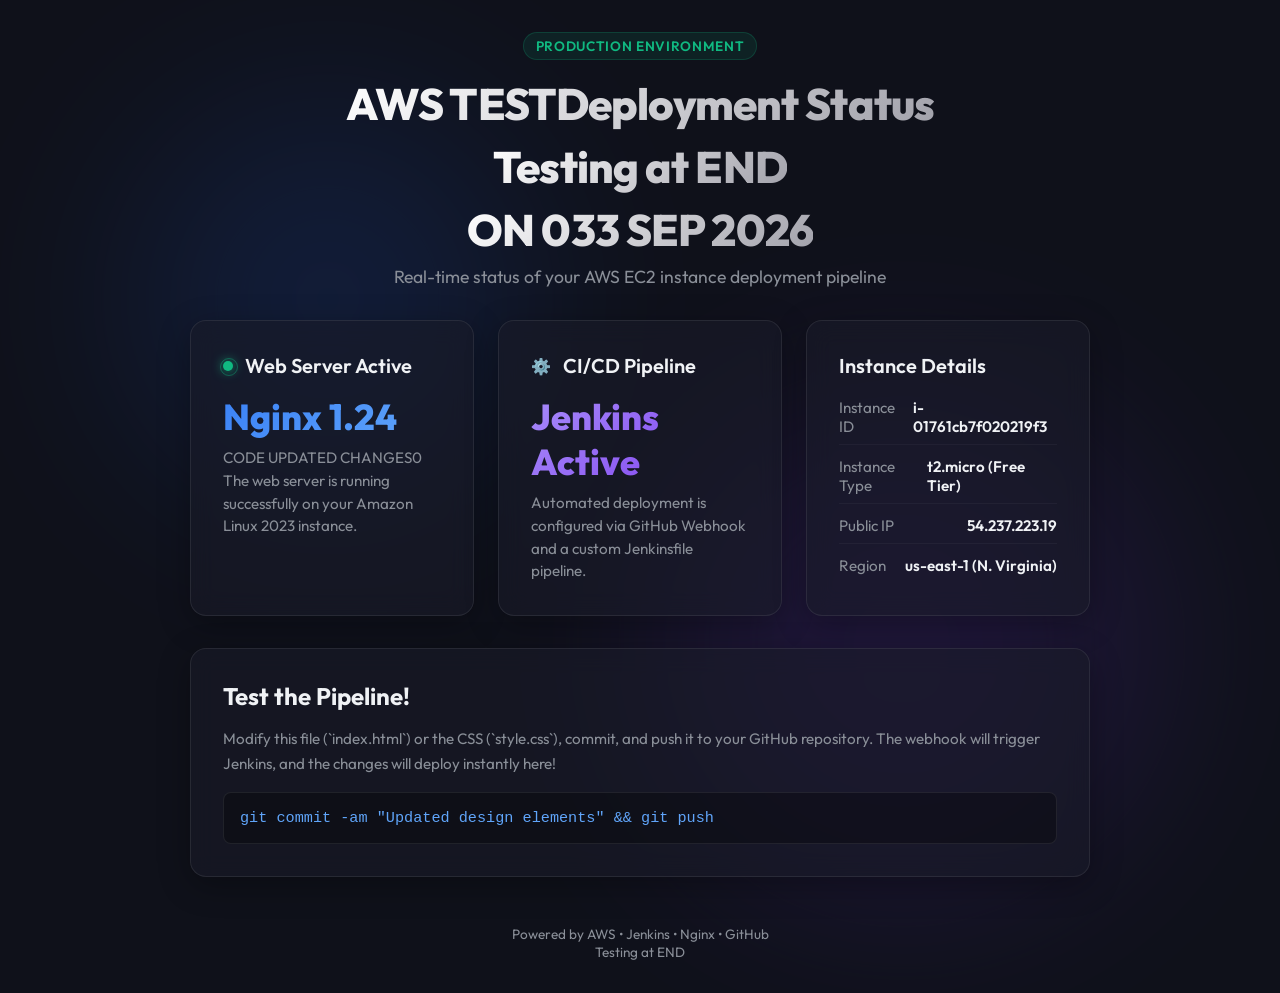
<file: index.html>
<!DOCTYPE html>
<html lang="en">

<head>
    <meta charset="UTF-8">
    <meta name="viewport" content="width=device-width, initial-scale=1.0">
    <title>AWS CI/CD Deployment Dashboard</title>
    <link rel="preconnect" href="https://fonts.googleapis.com">
    <link rel="preconnect" href="https://fonts.gstatic.com" crossorigin>
    <link href="https://fonts.googleapis.com/css2?family=Outfit:wght@300;400;600;800&display=swap" rel="stylesheet">
    <link rel="stylesheet" href="style.css">
</head>

<body>
    <div class="background-orbs">
        <div class="orb orb-1"></div>
        <div class="orb orb-2"></div>
    </div>

    <div class="container">
        <header>
            <div class="badge">Production Environment</div>
            <h1>AWS TESTDeployment Status</h1>
            <h1>Testing at END</h1>
            <h1>ON 033 SEP 2026</h1>
            <p class="subtitle">Real-time status of your AWS EC2 instance deployment pipeline</p>
        </header>

        <main class="grid">
            <!-- Status Card -->
            <section class="card status-card">
                <div class="card-header">
                    <div class="status-indicator active"></div>
                    <h2>Web Server Active</h2>
                </div>
                <div class="stat-value">Nginx 1.24</div>
                <p>CODE UPDATED CHANGES0</p>
                <p>The web server is running successfully on your Amazon Linux 2023 instance.</p>
            </section>

            <!-- Pipeline Card -->
            <section class="card pipeline-card">
                <div class="card-header">
                    <span class="icon">⚙️</span>
                    <h2>CI/CD Pipeline</h2>
                </div>
                <div class="stat-value">Jenkins Active</div>
                <p>Automated deployment is configured via GitHub Webhook and a custom Jenkinsfile pipeline.</p>
            </section>

            <!-- Server Details -->
            <section class="card details-card">
                <h2>Instance Details</h2>
                <ul class="details-list">
                    <li><span>Instance ID</span> <strong>i-01761cb7f020219f3</strong></li>
                    <li><span>Instance Type</span> <strong>t2.micro (Free Tier)</strong></li>
                    <li><span>Public IP</span> <strong>54.237.223.19</strong></li>
                    <li><span>Region</span> <strong>us-east-1 (N. Virginia)</strong></li>
                </ul>
            </section>
        </main>

        <section class="interactive-area card">
            <h2>Test the Pipeline!</h2>
            <p>Modify this file (`index.html`) or the CSS (`style.css`), commit, and push it to your GitHub repository.
                The webhook will trigger Jenkins, and the changes will deploy instantly here!</p>
            <div class="action-box">
                <code class="cmd">git commit -am "Updated design elements" && git push</code>
            </div>
        </section>

        <footer>
            <p>Powered by AWS • Jenkins • Nginx • GitHub</p>
            <p>Testing at END</p>
        </footer>
    </div>
</body>

</html>
</file>
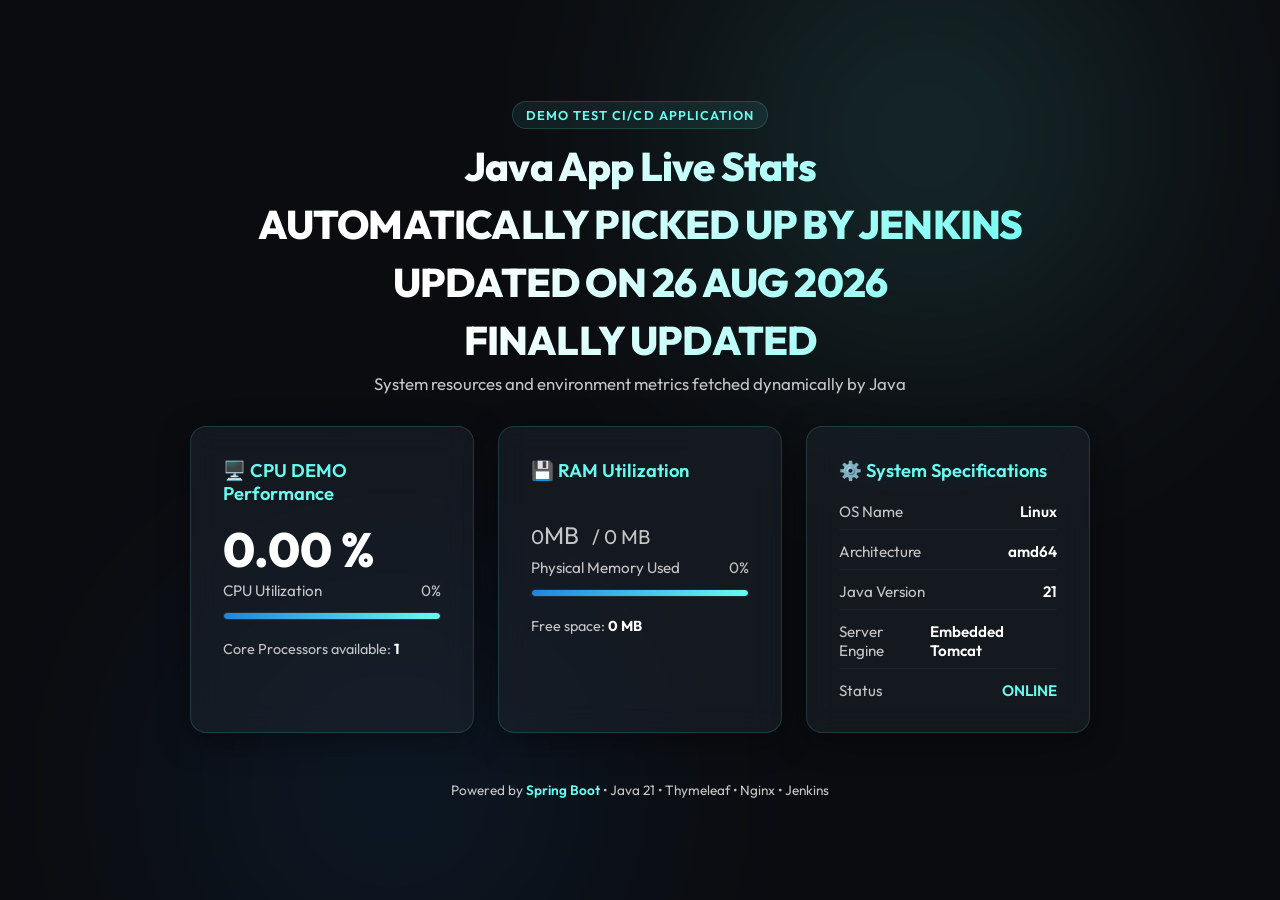
<file: java-app/src/main/resources/templates/index.html>
<!DOCTYPE html>
<html xmlns:th="http://www.thymeleaf.org" lang="en">

<head>
    <meta charset="UTF-8">
    <meta name="viewport" content="width=device-width, initial-scale=1.0">
    <title>Java Spring Boot Server Dashboard</title>
    <link rel="preconnect" href="https://fonts.googleapis.com">
    <link rel="preconnect" href="https://fonts.gstatic.com" crossorigin>
    <link href="https://fonts.googleapis.com/css2?family=Outfit:wght@300;400;600;800&display=swap" rel="stylesheet">
    <style>
        :root {
            --bg-color: #0b0c10;
            --card-bg: rgba(31, 40, 51, 0.45);
            --border-color: rgba(102, 252, 241, 0.15);
            --text-primary: #ffffff;
            --text-secondary: #c5c6c7;
            --accent-cyan: #66fcf1;
            --accent-blue: #45f3ff;
            --accent-alert: #ff4757;
            --shadow: 0 8px 32px 0 rgba(0, 0, 0, 0.4);
        }

        * {
            box-sizing: border-box;
            margin: 0;
            padding: 0;
        }

        body {
            background-color: var(--bg-color);
            color: var(--text-primary);
            font-family: 'Outfit', sans-serif;
            min-height: 100vh;
            display: flex;
            justify-content: center;
            align-items: center;
            padding: 2rem 1rem;
            position: relative;
            overflow-x: hidden;
        }

        /* Ambient Orbs */
        .background-glow {
            position: absolute;
            width: 100%;
            height: 100%;
            top: 0;
            left: 0;
            z-index: -1;
            overflow: hidden;
        }

        .glow-orb {
            position: absolute;
            border-radius: 50%;
            filter: blur(130px);
            opacity: 0.12;
        }

        .orb-cyan {
            width: 450px;
            height: 450px;
            background: var(--accent-cyan);
            top: -10%;
            right: 10%;
        }

        .orb-blue {
            width: 400px;
            height: 400px;
            background: #1f85de;
            bottom: -10%;
            left: 15%;
        }

        .container {
            width: 100%;
            max-width: 900px;
            display: flex;
            flex-direction: column;
            gap: 2rem;
            z-index: 1;
        }

        header {
            text-align: center;
        }

        .badge {
            display: inline-block;
            background: rgba(102, 252, 241, 0.08);
            border: 1px solid var(--border-color);
            color: var(--accent-cyan);
            padding: 0.3rem 0.8rem;
            border-radius: 100px;
            font-size: 0.8rem;
            font-weight: 600;
            text-transform: uppercase;
            letter-spacing: 0.08em;
            margin-bottom: 0.75rem;
        }

        h1 {
            font-size: 2.5rem;
            font-weight: 800;
            letter-spacing: -0.02em;
            background: linear-gradient(135deg, #ffffff 30%, var(--accent-cyan) 100%);
            -webkit-background-clip: text;
            -webkit-text-fill-color: transparent;
            margin-bottom: 0.5rem;
        }

        .subtitle {
            color: var(--text-secondary);
            font-size: 1.05rem;
        }

        /* Dashboard Grid */
        .grid {
            display: grid;
            grid-template-columns: repeat(auto-fit, minmax(280px, 1fr));
            gap: 1.5rem;
        }

        .card {
            background: var(--card-bg);
            border: 1px solid var(--border-color);
            border-radius: 16px;
            padding: 2rem;
            backdrop-filter: blur(15px);
            -webkit-backdrop-filter: blur(15px);
            box-shadow: var(--shadow);
            transition: transform 0.3s ease, border-color 0.3s ease;
        }

        .card:hover {
            transform: translateY(-4px);
            border-color: rgba(102, 252, 241, 0.4);
        }

        .card-title {
            font-size: 1.15rem;
            font-weight: 600;
            color: var(--accent-cyan);
            margin-bottom: 1.25rem;
            display: flex;
            align-items: center;
            gap: 0.5rem;
        }

        /* Metric Gauge */
        .metric {
            display: flex;
            flex-direction: column;
            gap: 0.75rem;
            margin-bottom: 1.25rem;
        }

        .metric-label {
            display: flex;
            justify-content: space-between;
            font-size: 0.95rem;
            color: var(--text-secondary);
        }

        .progress-bar-container {
            width: 100%;
            height: 8px;
            background: rgba(255, 255, 255, 0.05);
            border-radius: 10px;
            overflow: hidden;
            border: 1px solid rgba(255, 255, 255, 0.02);
        }

        .progress-bar {
            height: 100%;
            border-radius: 10px;
            background: linear-gradient(90deg, #1f85de, var(--accent-cyan));
            transition: width 1s cubic-bezier(0.4, 0, 0.2, 1);
        }

        .progress-bar.warning {
            background: linear-gradient(90deg, #f9ca24, var(--accent-alert));
        }

        .big-stat {
            font-size: 3rem;
            font-weight: 800;
            line-height: 1;
            margin-bottom: 0.5rem;
            color: #ffffff;
        }

        .big-stat span {
            font-size: 1.25rem;
            font-weight: 400;
            color: var(--text-secondary);
        }

        /* Specs list */
        .specs-list {
            list-style: none;
            display: flex;
            flex-direction: column;
            gap: 0.75rem;
        }

        .specs-list li {
            display: flex;
            justify-content: space-between;
            font-size: 0.95rem;
            padding-bottom: 0.5rem;
            border-bottom: 1px solid rgba(255, 255, 255, 0.04);
        }

        .specs-list li:last-child {
            border-bottom: none;
            padding-bottom: 0;
        }

        .specs-list span {
            color: var(--text-secondary);
        }

        .specs-list strong {
            color: var(--text-primary);
            font-weight: 600;
        }

        footer {
            text-align: center;
            color: var(--text-secondary);
            font-size: 0.85rem;
            margin-top: 1rem;
        }

        .footer-logo {
            color: var(--accent-cyan);
            font-weight: 600;
        }
    </style>
</head>

<body>
    <div class="background-glow">
        <div class="glow-orb orb-cyan"></div>
        <div class="glow-orb orb-blue"></div>
    </div>

    <div class="container">
        <header>
            <div class="badge">DEMO TEST CI/CD Application</div>
            <h1>Java App Live Stats</h1>
            <h1>AUTOMATICALLY PICKED UP BY JENKINS</h1>
            <h1>UPDATED ON 26 AUG 2026</h1>
            <h1>FINALLY UPDATED</h1>
            <p class="subtitle">System resources and environment metrics fetched dynamically by Java</p>
        </header>

        <main class="grid">
            <!-- CPU metrics -->
            <section class="card">
                <h2 class="card-title">🖥️ CPU DEMO Performance</h2>
                <div class="big-stat" th:text="${cpuLoad} + ' %'">0.00 %</div>
                <div class="metric">
                    <div class="metric-label">
                        <span>CPU Utilization</span>
                        <span th:text="${cpuLoad} + '%'">0%</span>
                    </div>
                    <div class="progress-bar-container">
                        <div class="progress-bar" th:style="'width: ' + ${cpuLoad} + '%'"></div>
                    </div>
                </div>
                <p style="color: var(--text-secondary); font-size: 0.9rem;">
                    Core Processors available: <strong th:text="${availableProcessors}" style="color: white;">1</strong>
                </p>
            </section>

            <!-- Memory Metrics -->
            <section class="card">
                <h2 class="card-title">💾 RAM Utilization</h2>
                <div class="big-stat">
                    <span th:text="${usedMemory}">0</span><span style="font-size: 1.5rem; margin-right: 4px;">MB</span>
                    <span th:text="'/ ' + ${totalMemory} + ' MB'">/ 0 MB</span>
                </div>
                <div class="metric">
                    <div class="metric-label">
                        <span>Physical Memory Used</span>
                        <span th:text="${(usedMemory * 100) / totalMemory} + '%'">0%</span>
                    </div>
                    <div class="progress-bar-container">
                        <div class="progress-bar" th:style="'width: ' + ${(usedMemory * 100) / totalMemory} + '%'">
                        </div>
                    </div>
                </div>
                <p style="color: var(--text-secondary); font-size: 0.9rem;">
                    Free space: <strong th:text="${freeMemory} + ' MB'" style="color: white;">0 MB</strong>
                </p>
            </section>

            <!-- System Info -->
            <section class="card">
                <h2 class="card-title">⚙️ System Specifications</h2>
                <ul class="specs-list">
                    <li><span>OS Name</span> <strong th:text="${osName}">Linux</strong></li>
                    <li><span>Architecture</span> <strong th:text="${osArch}">amd64</strong></li>
                    <li><span>Java Version</span> <strong th:text="${javaVersion}">21</strong></li>
                    <li><span>Server Engine</span> <strong>Embedded Tomcat</strong></li>
                    <li><span>Status</span> <strong style="color: var(--accent-cyan);">ONLINE</strong></li>
                </ul>
            </section>
        </main>

        <footer>
            <p>Powered by <span class="footer-logo">Spring Boot</span> • Java 21 • Thymeleaf • Nginx • Jenkins</p>
        </footer>
    </div>
</body>

</html>
</file>
<file: style.css>
:root {
    --bg-color: #0f111a;
    --card-bg: rgba(25, 28, 41, 0.6);
    --border-color: rgba(255, 255, 255, 0.08);
    --text-primary: #f0f2f5;
    --text-secondary: #8a8f98;
    --accent-blue: #3b82f6;
    --accent-green: #10b981;
    --gradient-1: #2563eb;
    --gradient-2: #7c3aed;
    --shadow: 0 8px 32px 0 rgba(0, 0, 0, 0.3);
}

* {
    box-sizing: border-box;
    margin: 0;
    padding: 0;
}

body {
    background-color: var(--bg-color);
    color: var(--text-primary);
    font-family: 'Outfit', sans-serif;
    min-height: 100vh;
    display: flex;
    justify-content: center;
    align-items: center;
    position: relative;
    overflow-x: hidden;
    padding: 2rem 1rem;
}

/* Background Gradients Orbs */
.background-orbs {
    position: absolute;
    top: 0;
    left: 0;
    width: 100%;
    height: 100%;
    z-index: -1;
    overflow: hidden;
}

.orb {
    position: absolute;
    border-radius: 50%;
    filter: blur(100px);
    opacity: 0.15;
}

.orb-1 {
    width: 400px;
    height: 400px;
    background: var(--gradient-1);
    top: 10%;
    left: 10%;
    animation: float 20s infinite alternate;
}

.orb-2 {
    width: 500px;
    height: 500px;
    background: var(--gradient-2);
    bottom: 10%;
    right: 10%;
    animation: float 25s infinite alternate-reverse;
}

@keyframes float {
    0% { transform: translateY(0) scale(1); }
    100% { transform: translateY(50px) scale(1.1); }
}

.container {
    width: 100%;
    max-width: 900px;
    display: flex;
    flex-direction: column;
    gap: 2rem;
}

header {
    text-align: center;
    display: flex;
    flex-direction: column;
    align-items: center;
    gap: 0.5rem;
}

.badge {
    background: rgba(16, 185, 129, 0.1);
    border: 1px solid rgba(16, 185, 129, 0.2);
    color: var(--accent-green);
    padding: 0.25rem 0.75rem;
    border-radius: 100px;
    font-size: 0.85rem;
    font-weight: 600;
    text-transform: uppercase;
    letter-spacing: 0.05em;
    margin-bottom: 0.5rem;
}

h1 {
    font-size: 2.75rem;
    font-weight: 800;
    letter-spacing: -0.02em;
    background: linear-gradient(135deg, #ffffff 0%, #a1a1aa 100%);
    -webkit-background-clip: text;
    -webkit-text-fill-color: transparent;
}

.subtitle {
    color: var(--text-secondary);
    font-size: 1.1rem;
    max-width: 600px;
}

/* Grid & Cards */
.grid {
    display: grid;
    grid-template-columns: repeat(auto-fit, minmax(280px, 1fr));
    gap: 1.5rem;
}

.card {
    background: var(--card-bg);
    border: 1px solid var(--border-color);
    border-radius: 16px;
    padding: 2rem;
    backdrop-filter: blur(12px);
    -webkit-backdrop-filter: blur(12px);
    box-shadow: var(--shadow);
    transition: transform 0.3s ease, border-color 0.3s ease;
}

.card:hover {
    transform: translateY(-4px);
    border-color: rgba(255, 255, 255, 0.15);
}

.card-header {
    display: flex;
    align-items: center;
    gap: 0.75rem;
    margin-bottom: 1rem;
}

.card-header h2 {
    font-size: 1.25rem;
    font-weight: 600;
}

.status-indicator {
    width: 10px;
    height: 10px;
    border-radius: 50%;
    position: relative;
}

.status-indicator.active {
    background-color: var(--accent-green);
    box-shadow: 0 0 12px var(--accent-green);
}

.status-indicator.active::after {
    content: '';
    position: absolute;
    top: -3px;
    left: -3px;
    width: 16px;
    height: 16px;
    border-radius: 50%;
    border: 1px solid var(--accent-green);
    opacity: 0.4;
    animation: pulse 2s infinite;
}

@keyframes pulse {
    0% { transform: scale(1); opacity: 0.4; }
    100% { transform: scale(1.5); opacity: 0; }
}

.stat-value {
    font-size: 2.25rem;
    font-weight: 800;
    margin-bottom: 0.5rem;
    background: linear-gradient(135deg, var(--accent-blue) 0%, #60a5fa 100%);
    -webkit-background-clip: text;
    -webkit-text-fill-color: transparent;
}

.pipeline-card .stat-value {
    background: linear-gradient(135deg, #a78bfa 0%, var(--gradient-2) 100%);
    -webkit-background-clip: text;
    -webkit-text-fill-color: transparent;
}

.card p {
    color: var(--text-secondary);
    font-size: 0.95rem;
    line-height: 1.5;
}

/* Details list */
.details-card h2 {
    font-size: 1.25rem;
    font-weight: 600;
    margin-bottom: 1.25rem;
}

.details-list {
    list-style: none;
    display: flex;
    flex-direction: column;
    gap: 0.75rem;
}

.details-list li {
    display: flex;
    justify-content: space-between;
    font-size: 0.95rem;
    padding-bottom: 0.5rem;
    border-bottom: 1px solid rgba(255, 255, 255, 0.04);
}

.details-list li:last-child {
    border-bottom: none;
    padding-bottom: 0;
}

.details-list span {
    color: var(--text-secondary);
}

.details-list strong {
    color: var(--text-primary);
    font-weight: 600;
}

/* Interactive section */
.interactive-area {
    display: flex;
    flex-direction: column;
    gap: 1rem;
}

.interactive-area h2 {
    font-size: 1.5rem;
    font-weight: 700;
}

.interactive-area p {
    color: var(--text-secondary);
    line-height: 1.6;
}

.action-box {
    background: rgba(0, 0, 0, 0.3);
    border: 1px solid var(--border-color);
    padding: 1rem;
    border-radius: 8px;
    display: flex;
    align-items: center;
}

.cmd {
    font-family: 'Courier New', Courier, monospace;
    color: #60a5fa;
    font-size: 0.95rem;
}

/* Footer */
footer {
    text-align: center;
    color: var(--text-secondary);
    font-size: 0.85rem;
    margin-top: 1rem;
}

@media (max-width: 600px) {
    h1 { font-size: 2.25rem; }
    .grid { grid-template-columns: 1fr; }
}
</file>
